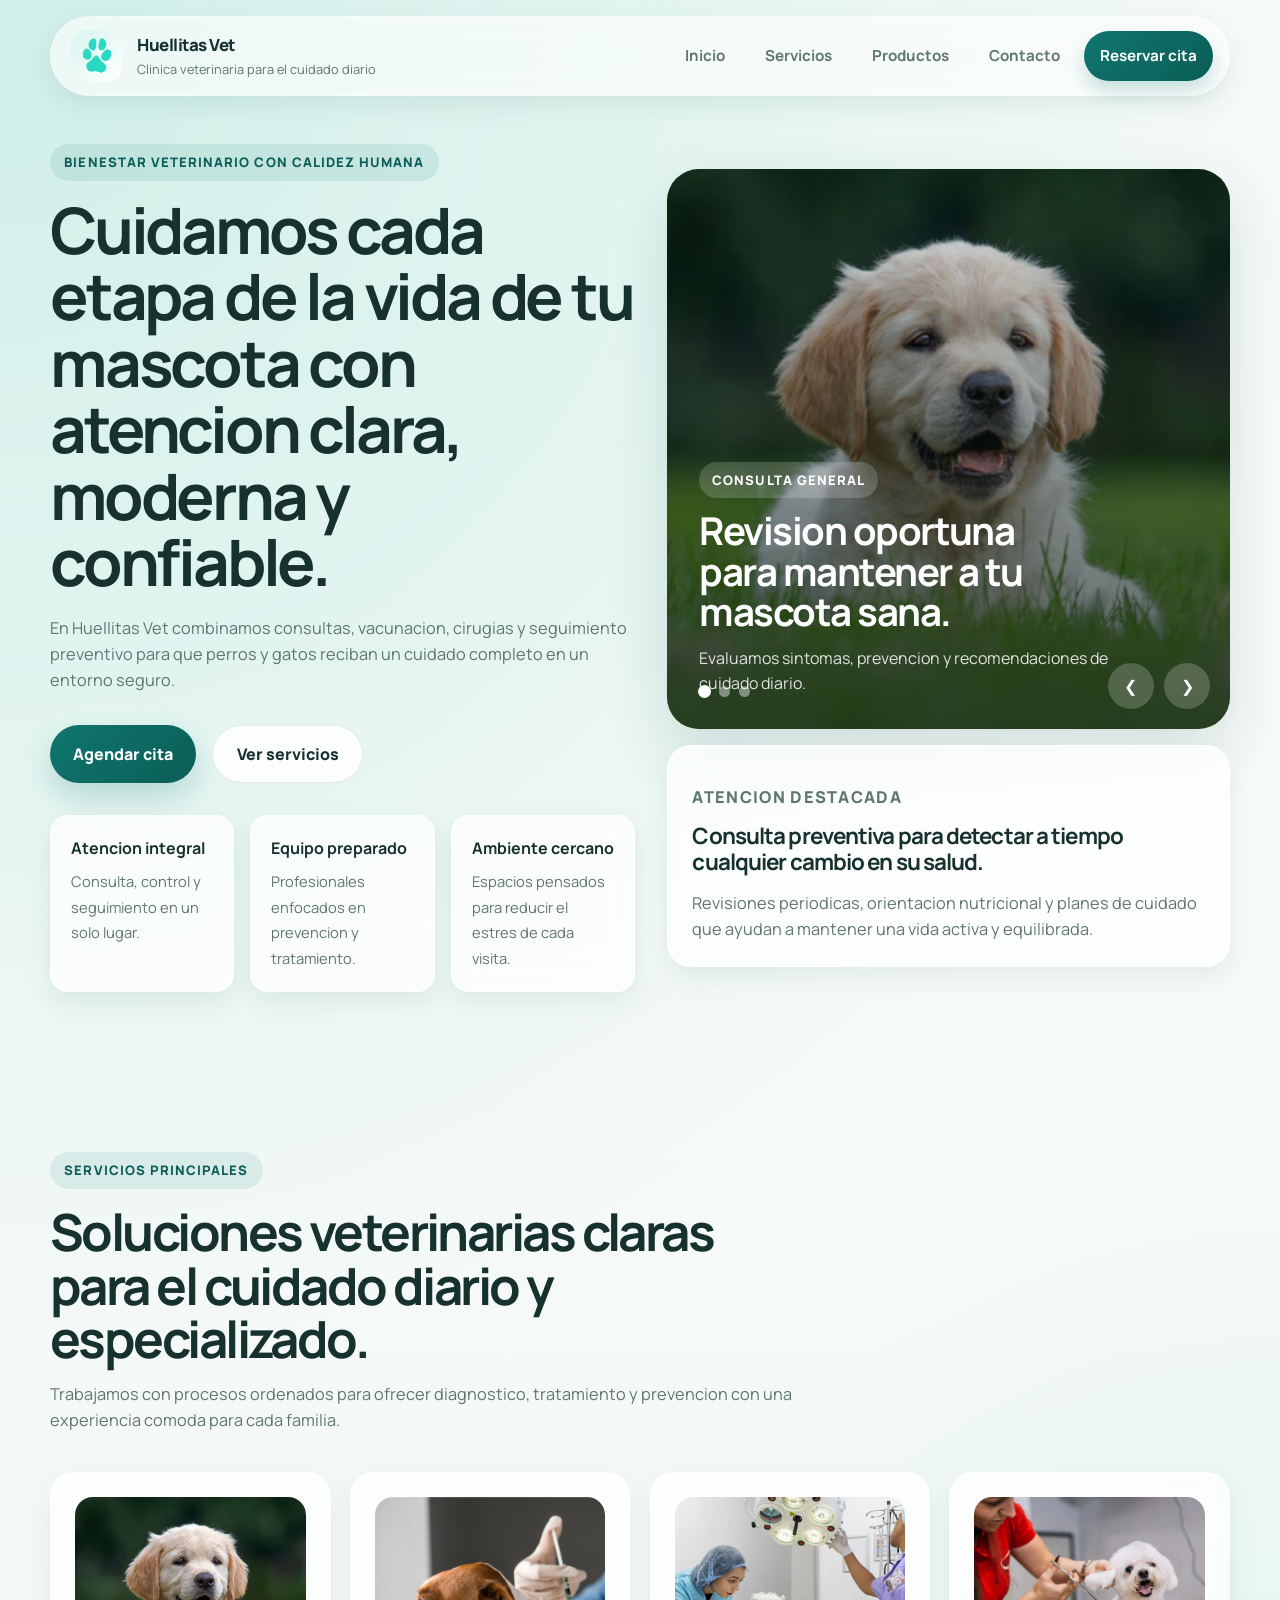
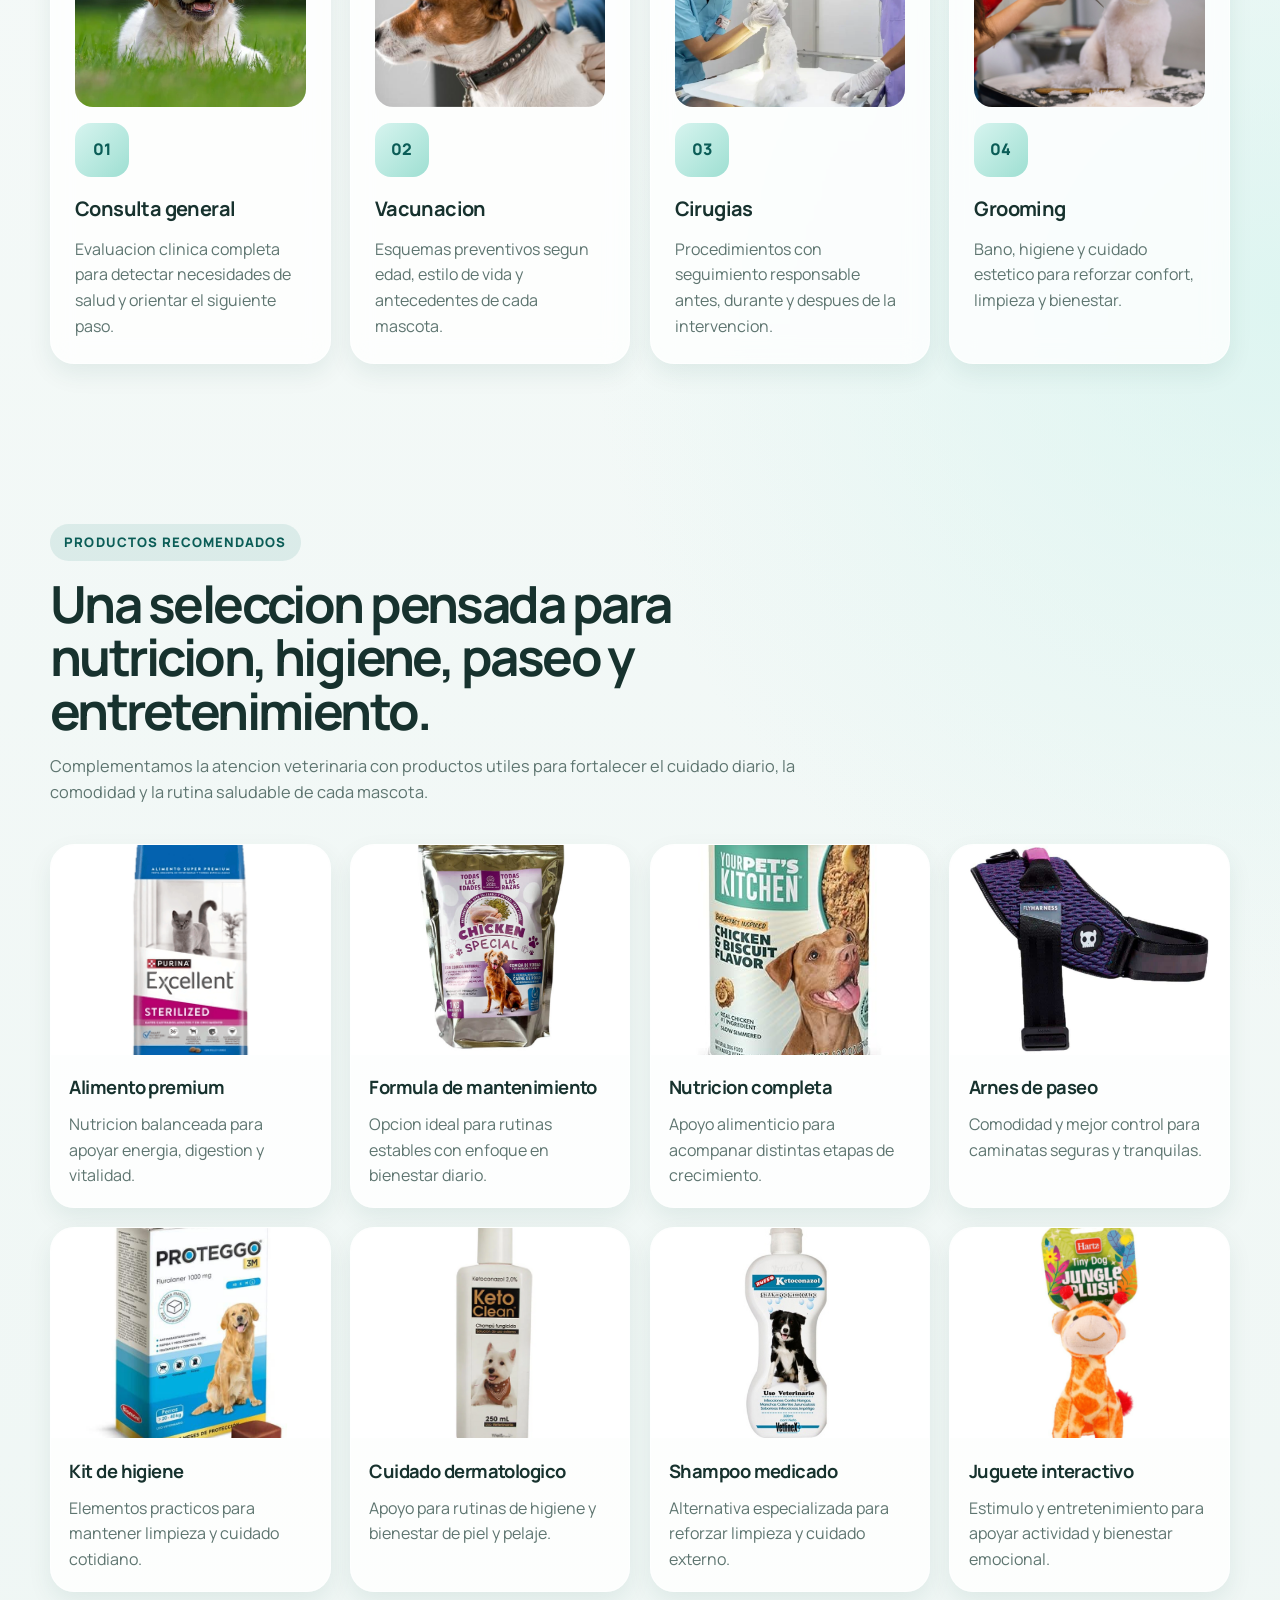
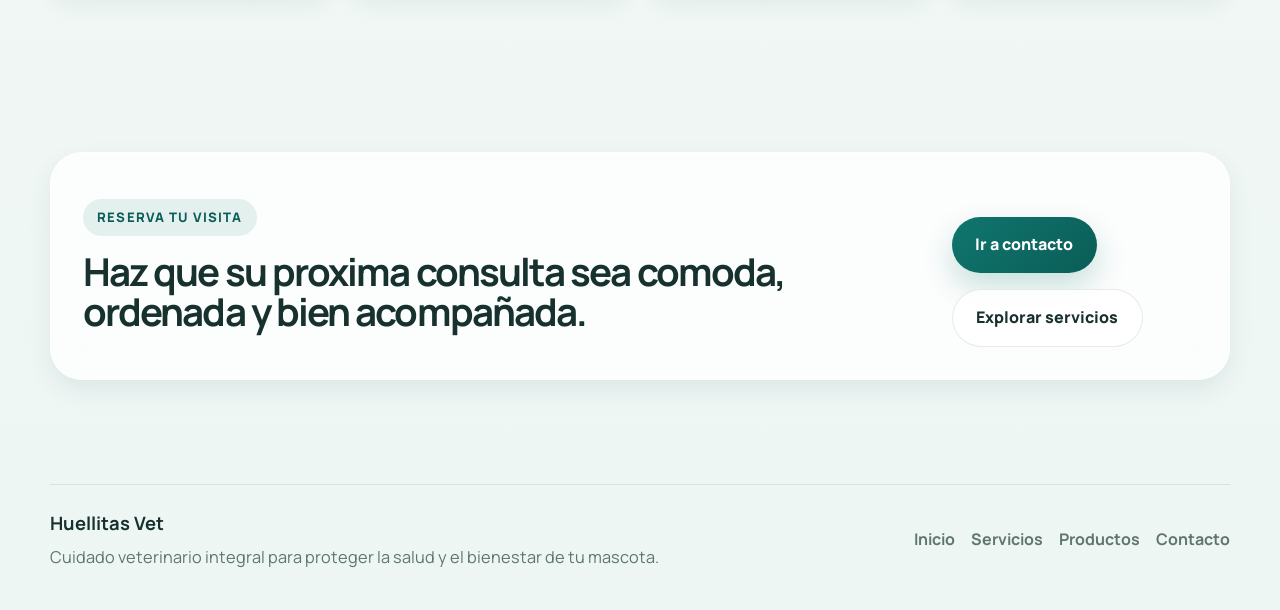
<file: index.html>
<!DOCTYPE html>
<html lang="es">
<head>
    <meta charset="UTF-8">
    <meta name="viewport" content="width=device-width, initial-scale=1.0">
    <title>Huellitas Vet | Cuidado veterinario cercano y profesional</title>
    <meta name="description" content="Atencion veterinaria integral para perros y gatos con consultas, vacunacion, cirugias y cuidados preventivos.">
    <link rel="preconnect" href="https://fonts.googleapis.com">
    <link rel="preconnect" href="https://fonts.gstatic.com" crossorigin>
    <link href="https://fonts.googleapis.com/css2?family=Manrope:wght@400;500;600;700;800&display=swap" rel="stylesheet">
    <link rel="stylesheet" href="style.css">
</head>
<body>
    <header class="site-header" id="inicio">
        <div class="container header-inner">
            <a class="brand" href="#inicio" aria-label="Ir al inicio de Huellitas Vet">
                <img src="img/logopet.png" alt="Logo de Huellitas Vet">
                <div>
                    <span class="brand-name">Huellitas Vet</span>
                    <span class="brand-copy">Clinica veterinaria para el cuidado diario</span>
                </div>
            </a>

            <button class="menu-toggle" id="mobile-menu" type="button" aria-label="Abrir menu" aria-expanded="false">
                <span></span>
                <span></span>
                <span></span>
            </button>

            <nav class="site-nav" id="nav-list">
                <a href="#inicio">Inicio</a>
                <a href="#servicios">Servicios</a>
                <a href="#productos">Productos</a>
                <a href="#contacto">Contacto</a>
                <a class="nav-cta" href="contactos.html">Reservar cita</a>
            </nav>
        </div>
    </header>

    <main>
        <section class="hero-section">
            <div class="container hero-grid">
                <div class="hero-copy">
                    <span class="eyebrow">Bienestar veterinario con calidez humana</span>
                    <h1>Cuidamos cada etapa de la vida de tu mascota con atencion clara, moderna y confiable.</h1>
                    <p>
                        En Huellitas Vet combinamos consultas, vacunacion, cirugias y seguimiento preventivo
                        para que perros y gatos reciban un cuidado completo en un entorno seguro.
                    </p>

                    <div class="hero-actions">
                        <a class="btn btn-primary" href="contactos.html">Agendar cita</a>
                        <a class="btn btn-secondary" href="#servicios">Ver servicios</a>
                    </div>

                    <div class="hero-stats">
                        <article>
                            <strong>Atencion integral</strong>
                            <span>Consulta, control y seguimiento en un solo lugar.</span>
                        </article>
                        <article>
                            <strong>Equipo preparado</strong>
                            <span>Profesionales enfocados en prevencion y tratamiento.</span>
                        </article>
                        <article>
                            <strong>Ambiente cercano</strong>
                            <span>Espacios pensados para reducir el estres de cada visita.</span>
                        </article>
                    </div>
                </div>

                <div class="hero-showcase">
                    <div class="carousel">
                        <div class="slide active">
                            <img src="img/perrito.webp" alt="Perro recibiendo atencion veterinaria">
                            <div class="slide-overlay">
                                <span>Consulta general</span>
                                <h2>Revision oportuna para mantener a tu mascota sana.</h2>
                                <p>Evaluamos sintomas, prevencion y recomendaciones de cuidado diario.</p>
                            </div>
                        </div>

                        <div class="slide">
                            <img src="img/pets.jpg" alt="Mascotas en revision clinica">
                            <div class="slide-overlay">
                                <span>Vacunacion y control</span>
                                <h2>Protocolos preventivos adaptados a cada etapa.</h2>
                                <p>Organizamos controles y vacunas para fortalecer su bienestar.</p>
                            </div>
                        </div>

                        <div class="slide">
                            <img src="img/pets.webp" alt="Mascotas felices en la veterinaria">
                            <div class="slide-overlay">
                                <span>Cuidado con confianza</span>
                                <h2>Un espacio pensado para acompañarte en cada decision.</h2>
                                <p>Orientacion clara, trato amable y seguimiento responsable.</p>
                            </div>
                        </div>

                        <div class="carousel-controls">
                            <button class="prev" type="button" aria-label="Imagen anterior">&#10094;</button>
                            <button class="next" type="button" aria-label="Imagen siguiente">&#10095;</button>
                        </div>

                        <div class="carousel-dots" id="carousel-dots" aria-label="Indicadores del carrusel"></div>
                    </div>

                    <aside class="hero-panel">
                        <p class="panel-label">Atencion destacada</p>
                        <h3>Consulta preventiva para detectar a tiempo cualquier cambio en su salud.</h3>
                        <p>
                            Revisiones periodicas, orientacion nutricional y planes de cuidado que ayudan
                            a mantener una vida activa y equilibrada.
                        </p>
                    </aside>
                </div>
            </div>
        </section>

        <section class="services-section" id="servicios">
            <div class="container">
                <div class="section-heading">
                    <span class="eyebrow">Servicios principales</span>
                    <h2>Soluciones veterinarias claras para el cuidado diario y especializado.</h2>
                    <p>
                        Trabajamos con procesos ordenados para ofrecer diagnostico, tratamiento y prevencion
                        con una experiencia comoda para cada familia.
                    </p>
                </div>

                <div class="services-grid">
                    <article class="service-card">
                        <img class="service-image" src="img/perrito.webp" alt="Consulta veterinaria para perro">
                        <div class="service-icon">01</div>
                        <h3>Consulta general</h3>
                        <p>Evaluacion clinica completa para detectar necesidades de salud y orientar el siguiente paso.</p>
                    </article>

                    <article class="service-card">
                        <img class="service-image" src="img/vacuna.png" alt="Proceso de vacunacion veterinaria">
                        <div class="service-icon">02</div>
                        <h3>Vacunacion</h3>
                        <p>Esquemas preventivos segun edad, estilo de vida y antecedentes de cada mascota.</p>
                    </article>

                    <article class="service-card">
                        <img class="service-image" src="img/cirugia.webp" alt="Preparacion de cirugia veterinaria">
                        <div class="service-icon">03</div>
                        <h3>Cirugias</h3>
                        <p>Procedimientos con seguimiento responsable antes, durante y despues de la intervencion.</p>
                    </article>

                    <article class="service-card">
                        <img class="service-image" src="img/groomin.jpg" alt="Servicio de grooming para mascotas">
                        <div class="service-icon">04</div>
                        <h3>Grooming</h3>
                        <p>Bano, higiene y cuidado estetico para reforzar confort, limpieza y bienestar.</p>
                    </article>
                </div>
            </div>
        </section>

        <section class="products-section" id="productos">
            <div class="container">
                <div class="section-heading">
                    <span class="eyebrow">Productos recomendados</span>
                    <h2>Una seleccion pensada para nutricion, higiene, paseo y entretenimiento.</h2>
                    <p>
                        Complementamos la atencion veterinaria con productos utiles para fortalecer el cuidado
                        diario, la comodidad y la rutina saludable de cada mascota.
                    </p>
                </div>

                <div class="products-grid">
                    <article class="product-card">
                        <img src="img/alim.png" alt="Alimento premium para mascotas">
                        <div class="product-copy">
                            <h3>Alimento premium</h3>
                            <p>Nutricion balanceada para apoyar energia, digestion y vitalidad.</p>
                        </div>
                    </article>

                    <article class="product-card">
                        <img src="img/aliment1.jpg" alt="Presentacion de alimento para mascotas">
                        <div class="product-copy">
                            <h3>Formula de mantenimiento</h3>
                            <p>Opcion ideal para rutinas estables con enfoque en bienestar diario.</p>
                        </div>
                    </article>

                    <article class="product-card">
                        <img src="img/aliment2.jpg" alt="Bolsa de alimento para perros y gatos">
                        <div class="product-copy">
                            <h3>Nutricion completa</h3>
                            <p>Apoyo alimenticio para acompanar distintas etapas de crecimiento.</p>
                        </div>
                    </article>

                    <article class="product-card">
                        <img src="img/arnes.jpg" alt="Arnes de paseo para mascota">
                        <div class="product-copy">
                            <h3>Arnes de paseo</h3>
                            <p>Comodidad y mejor control para caminatas seguras y tranquilas.</p>
                        </div>
                    </article>

                    <article class="product-card">
                        <img src="img/higene.jpg" alt="Kit de higiene para mascotas">
                        <div class="product-copy">
                            <h3>Kit de higiene</h3>
                            <p>Elementos practicos para mantener limpieza y cuidado cotidiano.</p>
                        </div>
                    </article>

                    <article class="product-card">
                        <img src="img/famac1.png" alt="Producto de farmacia veterinaria">
                        <div class="product-copy">
                            <h3>Cuidado dermatologico</h3>
                            <p>Apoyo para rutinas de higiene y bienestar de piel y pelaje.</p>
                        </div>
                    </article>

                    <article class="product-card">
                        <img src="img/farmac2.jpg" alt="Shampoo medicado para mascotas">
                        <div class="product-copy">
                            <h3>Shampoo medicado</h3>
                            <p>Alternativa especializada para reforzar limpieza y cuidado externo.</p>
                        </div>
                    </article>

                    <article class="product-card">
                        <img src="img/juegete.png" alt="Juguete para entretenimiento de mascotas">
                        <div class="product-copy">
                            <h3>Juguete interactivo</h3>
                            <p>Estimulo y entretenimiento para apoyar actividad y bienestar emocional.</p>
                        </div>
                    </article>
                </div>
            </div>
        </section>

        <section class="contact-strip" id="contacto">
            <div class="container contact-strip-inner">
                <div>
                    <span class="eyebrow">Reserva tu visita</span>
                    <h2>Haz que su proxima consulta sea comoda, ordenada y bien acompañada.</h2>
                </div>
                <div class="contact-actions">
                    <a class="btn btn-primary" href="contactos.html">Ir a contacto</a>
                    <a class="btn btn-secondary" href="Servicios.html">Explorar servicios</a>
                </div>
            </div>
        </section>
    </main>

    <footer class="site-footer">
        <div class="container footer-inner">
            <div>
                <h3>Huellitas Vet</h3>
                <p>Cuidado veterinario integral para proteger la salud y el bienestar de tu mascota.</p>
            </div>
                <div class="footer-links">
                    <a href="#inicio">Inicio</a>
                    <a href="#servicios">Servicios</a>
                    <a href="#productos">Productos</a>
                    <a href="contactos.html">Contacto</a>
                </div>
            </div>
    </footer>

    <script src="script.js"></script>
</body>
</html>
</file>
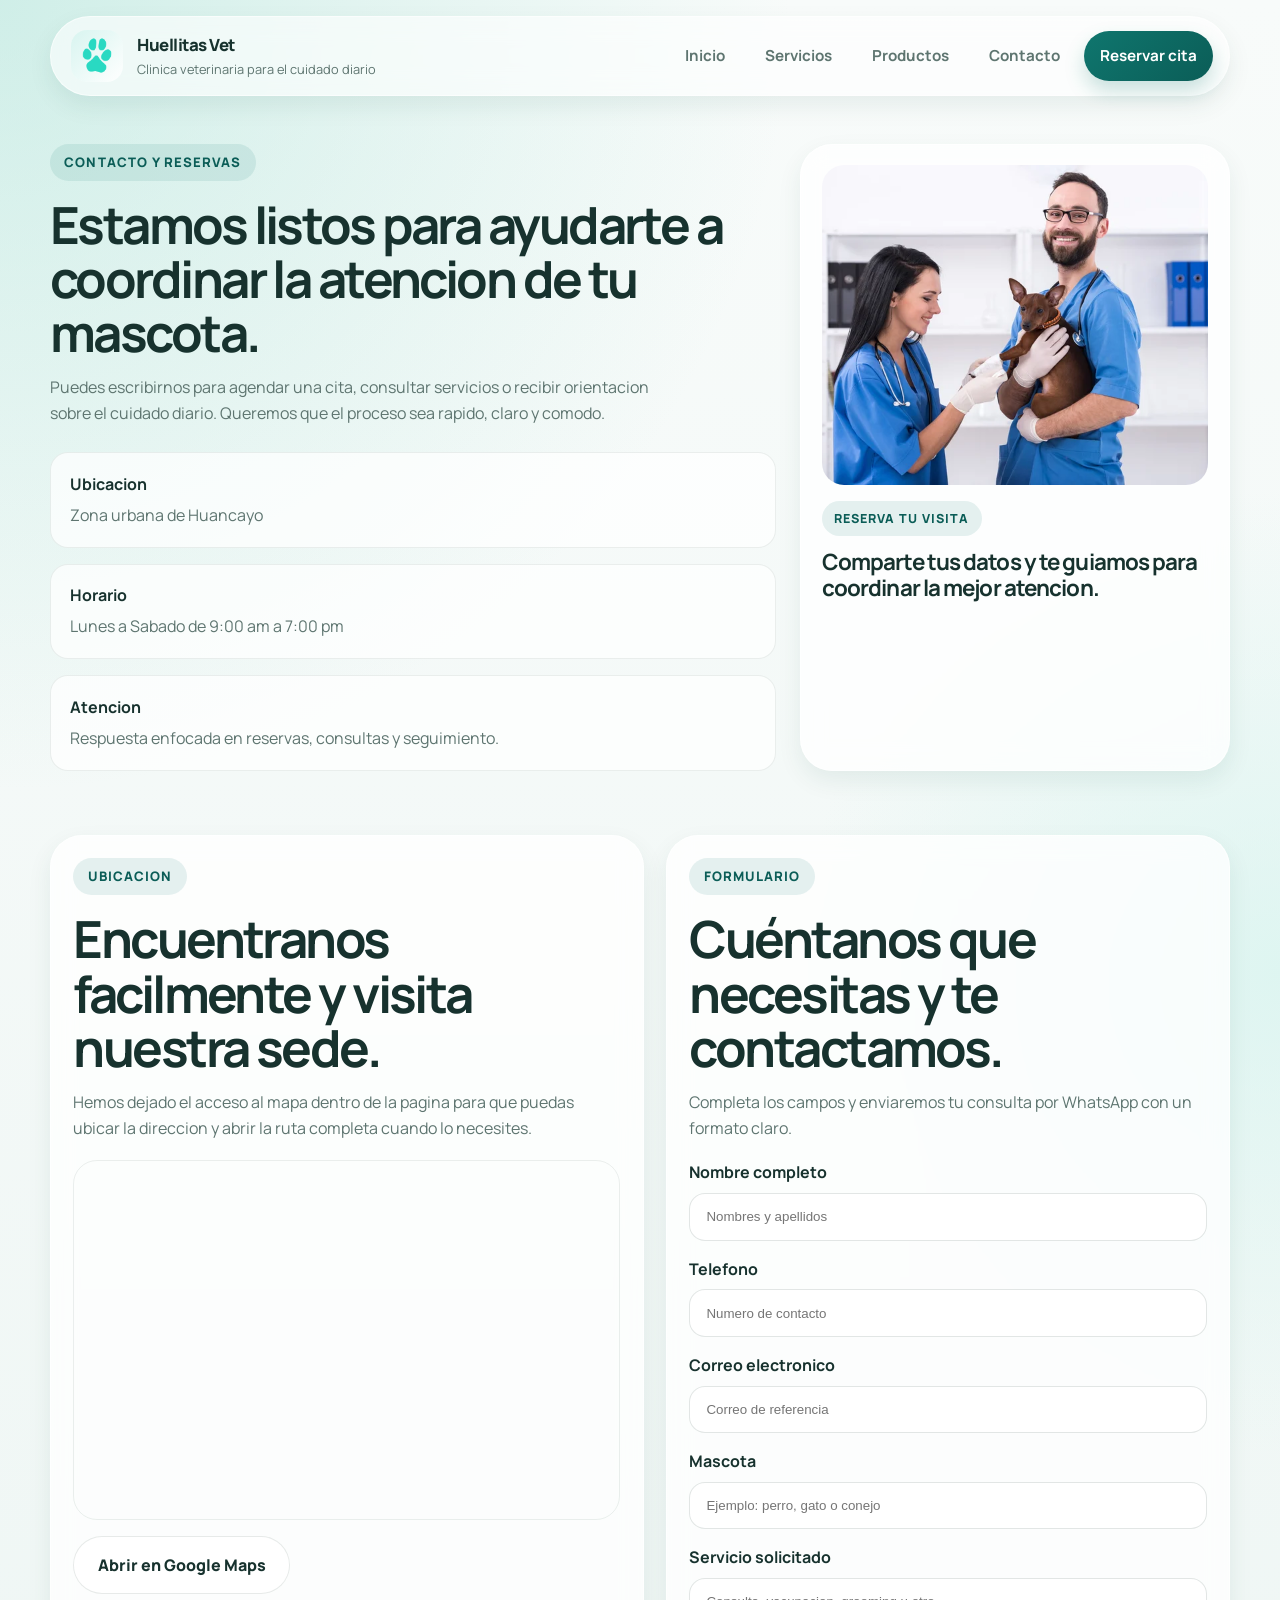
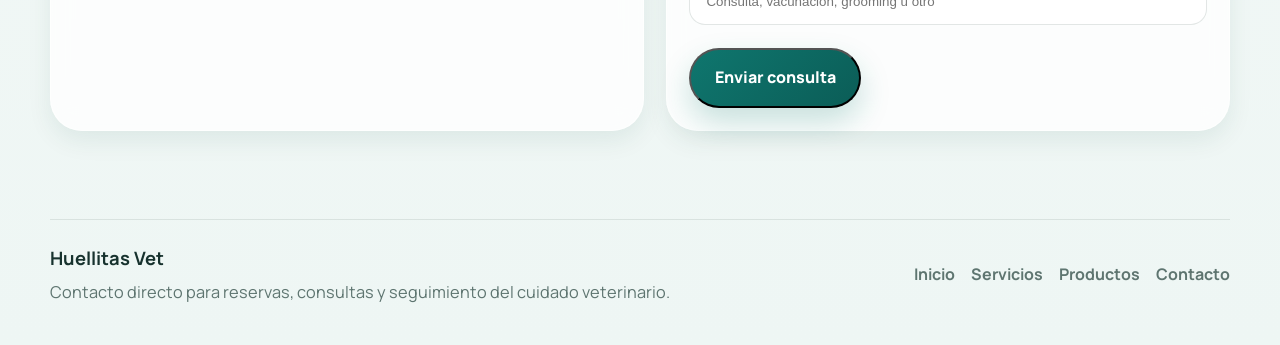
<file: contactos.html>
<!DOCTYPE html>
<html lang="es">
<head>
    <meta charset="UTF-8">
    <meta name="viewport" content="width=device-width, initial-scale=1.0">
    <title>Contacto | Huellitas Vet</title>
    <meta name="description" content="Contacta con Huellitas Vet para reservar una cita, resolver dudas y recibir orientacion veterinaria.">
    <link rel="preconnect" href="https://fonts.googleapis.com">
    <link rel="preconnect" href="https://fonts.gstatic.com" crossorigin>
    <link href="https://fonts.googleapis.com/css2?family=Manrope:wght@400;500;600;700;800&display=swap" rel="stylesheet">
    <link rel="stylesheet" href="style.css">
</head>
<body>
    <header class="site-header">
        <div class="container header-inner">
            <a class="brand" href="index.html" aria-label="Ir al inicio de Huellitas Vet">
                <img src="img/logopet.png" alt="Logo de Huellitas Vet">
                <div>
                    <span class="brand-name">Huellitas Vet</span>
                    <span class="brand-copy">Clinica veterinaria para el cuidado diario</span>
                </div>
            </a>

            <button class="menu-toggle" id="mobile-menu" type="button" aria-label="Abrir menu" aria-expanded="false">
                <span></span>
                <span></span>
                <span></span>
            </button>

            <nav class="site-nav" id="nav-list">
                <a href="index.html">Inicio</a>
                <a href="Servicios.html">Servicios</a>
                <a href="Productos.html">Productos</a>
                <a href="contactos.html">Contacto</a>
                <a class="nav-cta" href="contactos.html">Reservar cita</a>
            </nav>
        </div>
    </header>

    <main class="contact-page">
        <section class="contact-hero">
            <div class="container contact-hero-grid">
                <div class="contact-copy">
                    <span class="eyebrow">Contacto y reservas</span>
                    <h1>Estamos listos para ayudarte a coordinar la atencion de tu mascota.</h1>
                    <p>
                        Puedes escribirnos para agendar una cita, consultar servicios o recibir orientacion
                        sobre el cuidado diario. Queremos que el proceso sea rapido, claro y comodo.
                    </p>

                    <div class="contact-info-list">
                        <article>
                            <strong>Ubicacion</strong>
                            <span>Zona urbana de Huancayo</span>
                        </article>
                        <article>
                            <strong>Horario</strong>
                            <span>Lunes a Sabado de 9:00 am a 7:00 pm</span>
                        </article>
                        <article>
                            <strong>Atencion</strong>
                            <span>Respuesta enfocada en reservas, consultas y seguimiento.</span>
                        </article>
                    </div>
                </div>

                <div class="contact-card">
                    <img src="img/equipo.webp" alt="Equipo de atencion veterinaria">
                    <div class="contact-card-copy">
                        <span class="highlight-label">Reserva tu visita</span>
                        <h2>Comparte tus datos y te guiamos para coordinar la mejor atencion.</h2>
                    </div>
                </div>
            </div>
        </section>

        <section class="contact-main-section">
            <div class="container contact-main-grid">
                <div class="map-card">
                    <span class="eyebrow">Ubicacion</span>
                    <h2>Encuentranos facilmente y visita nuestra sede.</h2>
                    <p>
                        Hemos dejado el acceso al mapa dentro de la pagina para que puedas ubicar la direccion
                        y abrir la ruta completa cuando lo necesites.
                    </p>

                    <div class="map-frame">
                        <iframe
                            src="https://www.google.com/maps?q=clinica+veterinaria+Huancayo&output=embed"
                            width="100%"
                            height="100%"
                            style="border:0;"
                            allowfullscreen=""
                            loading="lazy"
                            referrerpolicy="no-referrer-when-downgrade"
                            title="Mapa de Huellitas Vet">
                        </iframe>
                    </div>

                    <a class="btn btn-secondary" href="https://www.google.com/maps/search/clinica+veterinaria+Huancayo" target="_blank" rel="noopener noreferrer">
                        Abrir en Google Maps
                    </a>
                </div>

                <div class="contact-form-card">
                    <span class="eyebrow">Formulario</span>
                    <h2>Cuéntanos que necesitas y te contactamos.</h2>
                    <p>Completa los campos y enviaremos tu consulta por WhatsApp con un formato claro.</p>

                    <form id="contact-form" class="contact-form">
                        <label>
                            <span>Nombre completo</span>
                            <input type="text" id="nombre" name="nombre" placeholder="Nombres y apellidos">
                        </label>

                        <label>
                            <span>Telefono</span>
                            <input type="tel" id="telefono" name="telefono" placeholder="Numero de contacto">
                        </label>

                        <label>
                            <span>Correo electronico</span>
                            <input type="email" id="correo" name="correo" placeholder="Correo de referencia">
                        </label>

                        <label>
                            <span>Mascota</span>
                            <input type="text" id="especie" name="especie" placeholder="Ejemplo: perro, gato o conejo">
                        </label>

                        <label>
                            <span>Servicio solicitado</span>
                            <input type="text" id="servicio" name="servicio" placeholder="Consulta, vacunacion, grooming u otro">
                        </label>

                        <button class="btn btn-primary contact-submit" type="submit">Enviar consulta</button>
                    </form>
                </div>
            </div>
        </section>
    </main>

    <footer class="site-footer">
        <div class="container footer-inner">
            <div>
                <h3>Huellitas Vet</h3>
                <p>Contacto directo para reservas, consultas y seguimiento del cuidado veterinario.</p>
            </div>
            <div class="footer-links">
                <a href="index.html">Inicio</a>
                <a href="Servicios.html">Servicios</a>
                <a href="Productos.html">Productos</a>
                <a href="contactos.html">Contacto</a>
            </div>
        </div>
    </footer>

    <script src="script.js"></script>
</body>
</html>
</file>
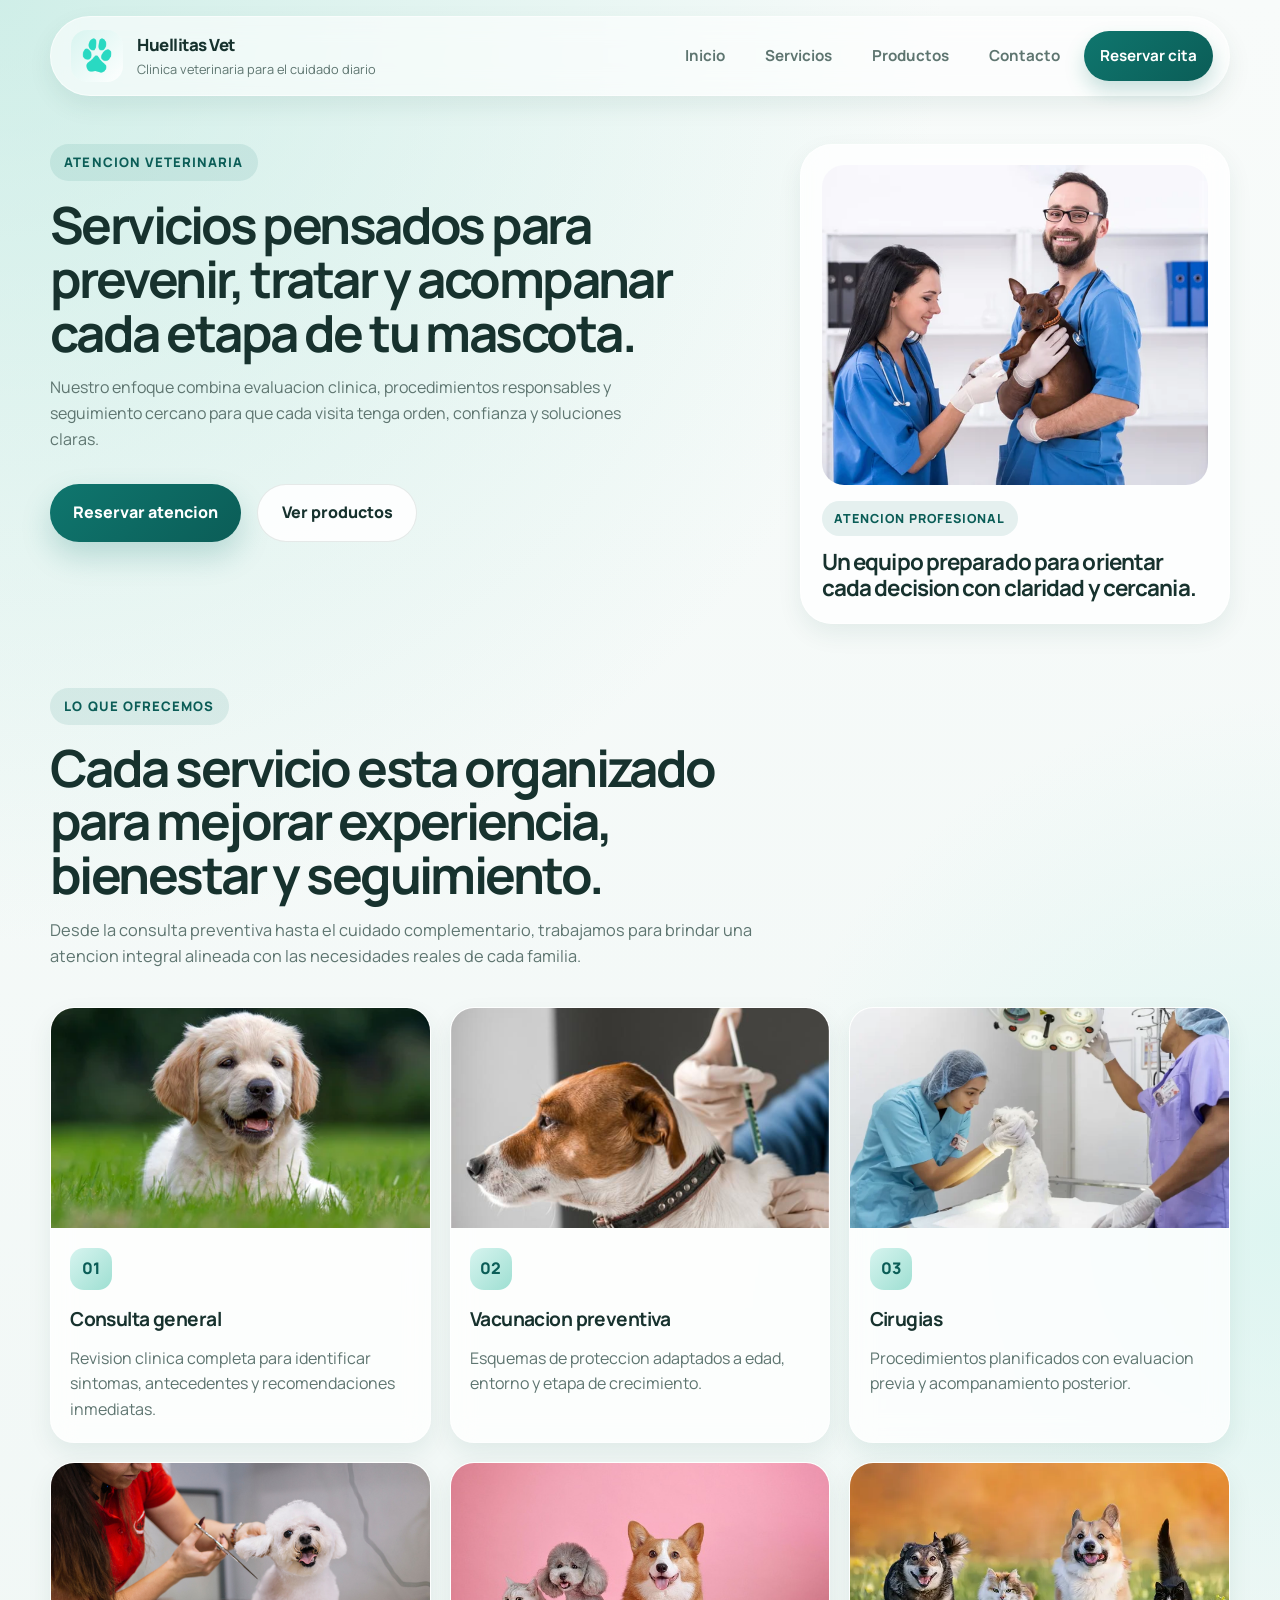
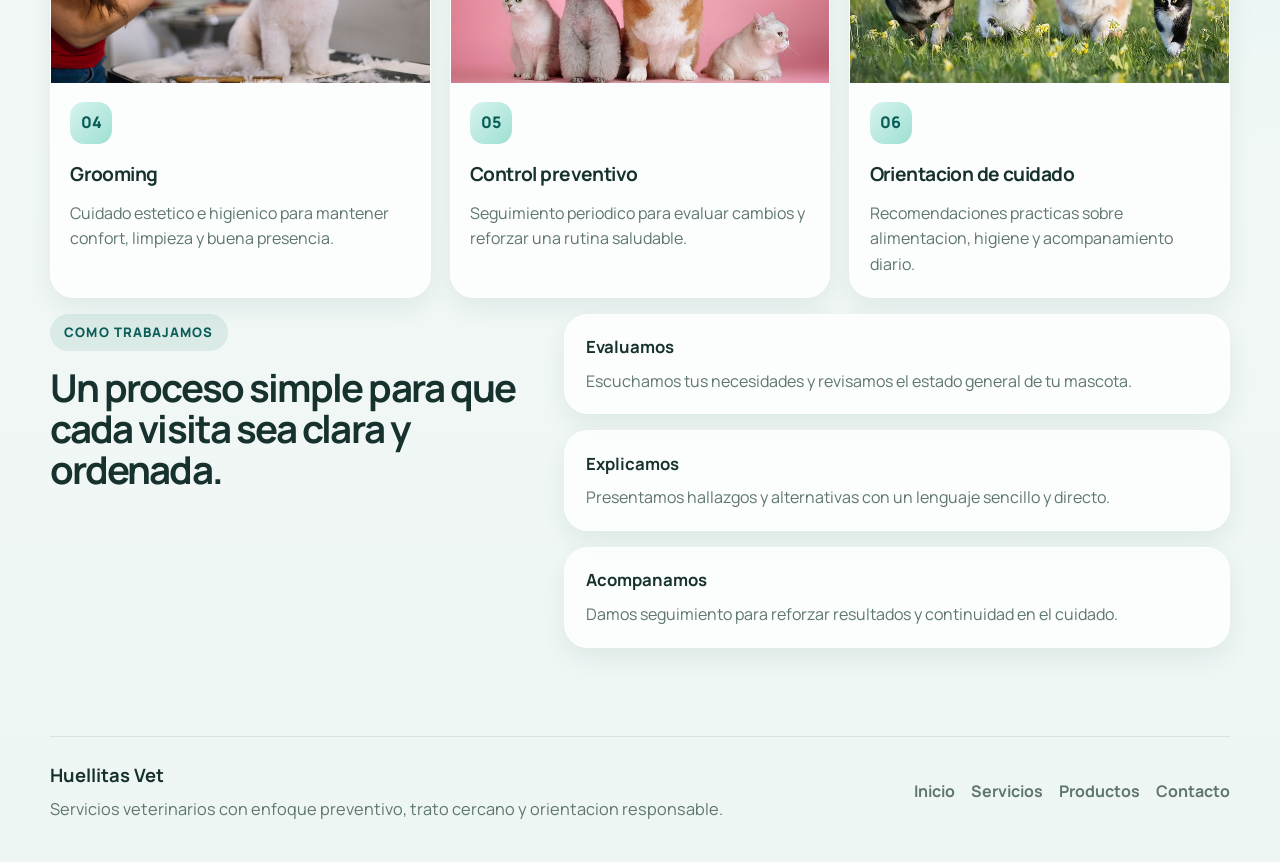
<file: Servicios.html>
<!DOCTYPE html>
<html lang="es">
<head>
    <meta charset="UTF-8">
    <meta name="viewport" content="width=device-width, initial-scale=1.0">
    <title>Servicios | Huellitas Vet</title>
    <meta name="description" content="Servicios veterinarios de consulta, vacunacion, cirugias, grooming y acompanamiento preventivo en Huellitas Vet.">
    <link rel="preconnect" href="https://fonts.googleapis.com">
    <link rel="preconnect" href="https://fonts.gstatic.com" crossorigin>
    <link href="https://fonts.googleapis.com/css2?family=Manrope:wght@400;500;600;700;800&display=swap" rel="stylesheet">
    <link rel="stylesheet" href="style.css">
</head>
<body>
    <header class="site-header">
        <div class="container header-inner">
            <a class="brand" href="index.html" aria-label="Ir al inicio de Huellitas Vet">
                <img src="img/logopet.png" alt="Logo de Huellitas Vet">
                <div>
                    <span class="brand-name">Huellitas Vet</span>
                    <span class="brand-copy">Clinica veterinaria para el cuidado diario</span>
                </div>
            </a>

            <button class="menu-toggle" id="mobile-menu" type="button" aria-label="Abrir menu" aria-expanded="false">
                <span></span>
                <span></span>
                <span></span>
            </button>

            <nav class="site-nav" id="nav-list">
                <a href="index.html">Inicio</a>
                <a href="Servicios.html">Servicios</a>
                <a href="Productos.html">Productos</a>
                <a href="contactos.html">Contacto</a>
                <a class="nav-cta" href="contactos.html">Reservar cita</a>
            </nav>
        </div>
    </header>

    <main class="services-page">
        <section class="services-hero">
            <div class="container services-hero-grid">
                <div class="services-copy">
                    <span class="eyebrow">Atencion veterinaria</span>
                    <h1>Servicios pensados para prevenir, tratar y acompanar cada etapa de tu mascota.</h1>
                    <p>
                        Nuestro enfoque combina evaluacion clinica, procedimientos responsables y seguimiento
                        cercano para que cada visita tenga orden, confianza y soluciones claras.
                    </p>
                    <div class="hero-actions">
                        <a class="btn btn-primary" href="contactos.html">Reservar atencion</a>
                        <a class="btn btn-secondary" href="Productos.html">Ver productos</a>
                    </div>
                </div>

                <div class="services-hero-card">
                    <img src="img/equipo.webp" alt="Equipo veterinario de Huellitas Vet">
                    <div class="services-hero-note">
                        <span class="highlight-label">Atencion profesional</span>
                        <h2>Un equipo preparado para orientar cada decision con claridad y cercania.</h2>
                    </div>
                </div>
            </div>
        </section>

        <section class="service-detail-section">
            <div class="container">
                <div class="section-heading">
                    <span class="eyebrow">Lo que ofrecemos</span>
                    <h2>Cada servicio esta organizado para mejorar experiencia, bienestar y seguimiento.</h2>
                    <p>
                        Desde la consulta preventiva hasta el cuidado complementario, trabajamos para brindar
                        una atencion integral alineada con las necesidades reales de cada familia.
                    </p>
                </div>

                <div class="service-detail-grid">
                    <article class="service-detail-card">
                        <img src="img/perrito.webp" alt="Consulta general veterinaria">
                        <div class="service-detail-copy">
                            <span class="detail-number">01</span>
                            <h3>Consulta general</h3>
                            <p>Revision clinica completa para identificar sintomas, antecedentes y recomendaciones inmediatas.</p>
                        </div>
                    </article>

                    <article class="service-detail-card">
                        <img src="img/vacuna.png" alt="Aplicacion de vacunas para mascotas">
                        <div class="service-detail-copy">
                            <span class="detail-number">02</span>
                            <h3>Vacunacion preventiva</h3>
                            <p>Esquemas de proteccion adaptados a edad, entorno y etapa de crecimiento.</p>
                        </div>
                    </article>

                    <article class="service-detail-card">
                        <img src="img/cirugia.webp" alt="Cirugia veterinaria especializada">
                        <div class="service-detail-copy">
                            <span class="detail-number">03</span>
                            <h3>Cirugias</h3>
                            <p>Procedimientos planificados con evaluacion previa y acompanamiento posterior.</p>
                        </div>
                    </article>

                    <article class="service-detail-card">
                        <img src="img/groomin.jpg" alt="Servicio de grooming veterinario">
                        <div class="service-detail-copy">
                            <span class="detail-number">04</span>
                            <h3>Grooming</h3>
                            <p>Cuidado estetico e higienico para mantener confort, limpieza y buena presencia.</p>
                        </div>
                    </article>

                    <article class="service-detail-card">
                        <img src="img/pets.jpg" alt="Control preventivo para mascotas">
                        <div class="service-detail-copy">
                            <span class="detail-number">05</span>
                            <h3>Control preventivo</h3>
                            <p>Seguimiento periodico para evaluar cambios y reforzar una rutina saludable.</p>
                        </div>
                    </article>

                    <article class="service-detail-card">
                        <img src="img/pets.webp" alt="Acompanamiento veterinario para familias">
                        <div class="service-detail-copy">
                            <span class="detail-number">06</span>
                            <h3>Orientacion de cuidado</h3>
                            <p>Recomendaciones practicas sobre alimentacion, higiene y acompanamiento diario.</p>
                        </div>
                    </article>
                </div>
            </div>
        </section>

        <section class="service-process-section">
            <div class="container process-grid">
                <div>
                    <span class="eyebrow">Como trabajamos</span>
                    <h2>Un proceso simple para que cada visita sea clara y ordenada.</h2>
                </div>

                <div class="process-steps">
                    <article>
                        <strong>Evaluamos</strong>
                        <p>Escuchamos tus necesidades y revisamos el estado general de tu mascota.</p>
                    </article>
                    <article>
                        <strong>Explicamos</strong>
                        <p>Presentamos hallazgos y alternativas con un lenguaje sencillo y directo.</p>
                    </article>
                    <article>
                        <strong>Acompanamos</strong>
                        <p>Damos seguimiento para reforzar resultados y continuidad en el cuidado.</p>
                    </article>
                </div>
            </div>
        </section>
    </main>

    <footer class="site-footer">
        <div class="container footer-inner">
            <div>
                <h3>Huellitas Vet</h3>
                <p>Servicios veterinarios con enfoque preventivo, trato cercano y orientacion responsable.</p>
            </div>
            <div class="footer-links">
                <a href="index.html">Inicio</a>
                <a href="Servicios.html">Servicios</a>
                <a href="Productos.html">Productos</a>
                <a href="contactos.html">Contacto</a>
            </div>
        </div>
    </footer>

    <script src="script.js"></script>
</body>
</html>
</file>
<file: style.css>
:root {
    --bg: #f4f8f7;
    --surface: rgba(255, 255, 255, 0.78);
    --surface-solid: #ffffff;
    --text: #17322e;
    --muted: #5e7570;
    --line: rgba(23, 50, 46, 0.1);
    --primary: #0f766e;
    --primary-dark: #0b5d57;
    --accent: #d7f4ef;
    --accent-strong: #9edfd2;
    --shadow-lg: 0 24px 60px rgba(15, 74, 68, 0.14);
    --shadow-md: 0 18px 36px rgba(15, 74, 68, 0.1);
    --shadow-sm: 0 10px 24px rgba(15, 74, 68, 0.08);
    --radius-xl: 32px;
    --radius-lg: 24px;
    --radius-md: 18px;
    --container: 1180px;
    --transition: 0.28s ease;
}

* {
    box-sizing: border-box;
    margin: 0;
    padding: 0;
}

html {
    scroll-behavior: smooth;
}

body {
    font-family: "Manrope", sans-serif;
    color: var(--text);
    background:
        radial-gradient(circle at top left, rgba(158, 223, 210, 0.45), transparent 34%),
        radial-gradient(circle at right, rgba(215, 244, 239, 0.75), transparent 30%),
        linear-gradient(180deg, #f8fbfa 0%, #eef6f4 100%);
    line-height: 1.6;
}

img {
    display: block;
    max-width: 100%;
}

a {
    color: inherit;
    text-decoration: none;
}

button {
    font: inherit;
}

.container {
    width: min(calc(100% - 2rem), var(--container));
    margin: 0 auto;
}

.site-header {
    position: sticky;
    top: 0;
    z-index: 50;
    padding: 1rem 0;
    transition: background-color var(--transition), box-shadow var(--transition), backdrop-filter var(--transition);
}

.site-header.scrolled {
    background: rgba(248, 251, 250, 0.86);
    backdrop-filter: blur(18px);
    box-shadow: 0 12px 30px rgba(15, 74, 68, 0.08);
}

.header-inner {
    display: flex;
    align-items: center;
    justify-content: space-between;
    gap: 1rem;
    border: 1px solid rgba(255, 255, 255, 0.55);
    background: rgba(255, 255, 255, 0.6);
    backdrop-filter: blur(12px);
    border-radius: 999px;
    padding: 0.8rem 1rem 0.8rem 1.25rem;
    box-shadow: var(--shadow-sm);
}

.brand {
    display: inline-flex;
    align-items: center;
    gap: 0.9rem;
    min-width: 0;
}

.brand img {
    width: 52px;
    height: 52px;
    object-fit: contain;
    border-radius: 16px;
    background: linear-gradient(135deg, rgba(215, 244, 239, 0.95), rgba(255, 255, 255, 0.95));
    padding: 0.35rem;
}

.brand div {
    display: flex;
    flex-direction: column;
}

.brand-name {
    font-size: 1.05rem;
    font-weight: 800;
    letter-spacing: -0.03em;
}

.brand-copy {
    font-size: 0.8rem;
    color: var(--muted);
}

.site-nav {
    display: flex;
    align-items: center;
    gap: 0.5rem;
}

.site-nav a {
    padding: 0.8rem 1rem;
    font-weight: 700;
    font-size: 0.95rem;
    color: var(--muted);
    border-radius: 999px;
    transition: color var(--transition), background-color var(--transition), transform var(--transition);
}

.site-nav a:hover,
.site-nav a:focus-visible {
    color: var(--text);
    background: rgba(15, 118, 110, 0.09);
}

.site-nav .nav-cta {
    background: linear-gradient(135deg, var(--primary), var(--primary-dark));
    color: #fff;
    box-shadow: 0 10px 20px rgba(15, 118, 110, 0.22);
}

.site-nav .nav-cta:hover,
.site-nav .nav-cta:focus-visible {
    color: #fff;
    background: linear-gradient(135deg, var(--primary-dark), #084c47);
    transform: translateY(-1px);
}

.menu-toggle {
    display: none;
    width: 48px;
    height: 48px;
    border: 0;
    border-radius: 50%;
    background: rgba(15, 118, 110, 0.1);
    cursor: pointer;
}

.menu-toggle span {
    display: block;
    width: 18px;
    height: 2px;
    margin: 4px auto;
    background: var(--text);
    transition: transform var(--transition), opacity var(--transition);
}

.hero-section {
    padding: 2rem 0 5rem;
}

.hero-grid {
    display: grid;
    grid-template-columns: minmax(0, 1.02fr) minmax(0, 0.98fr);
    gap: 2rem;
    align-items: center;
}

.hero-copy,
.hero-showcase {
    min-width: 0;
}

.eyebrow {
    display: inline-flex;
    align-items: center;
    gap: 0.5rem;
    margin-bottom: 1rem;
    padding: 0.5rem 0.9rem;
    border-radius: 999px;
    background: rgba(15, 118, 110, 0.1);
    color: var(--primary-dark);
    font-size: 0.82rem;
    font-weight: 800;
    letter-spacing: 0.08em;
    text-transform: uppercase;
}

.hero-copy h1,
.section-heading h2,
.benefits-copy h2,
.contact-strip h2 {
    font-size: clamp(2.4rem, 5vw, 4.35rem);
    line-height: 1.04;
    letter-spacing: -0.05em;
}

.hero-copy p,
.section-heading p,
.benefits-copy p,
.hero-panel p,
.site-footer p {
    color: var(--muted);
    font-size: 1.02rem;
}

.hero-copy p {
    max-width: 60ch;
    margin-top: 1.2rem;
}

.hero-actions,
.contact-actions {
    display: flex;
    flex-wrap: wrap;
    gap: 1rem;
    margin-top: 2rem;
}

.btn {
    display: inline-flex;
    align-items: center;
    justify-content: center;
    padding: 0.95rem 1.45rem;
    border-radius: 999px;
    font-weight: 800;
    transition: transform var(--transition), background-color var(--transition), color var(--transition), box-shadow var(--transition);
}

.btn:hover,
.btn:focus-visible {
    transform: translateY(-2px);
}

.btn-primary {
    background: linear-gradient(135deg, var(--primary), var(--primary-dark));
    color: #fff;
    box-shadow: 0 14px 30px rgba(15, 118, 110, 0.22);
}

.btn-secondary {
    color: var(--text);
    background: rgba(255, 255, 255, 0.88);
    border: 1px solid rgba(23, 50, 46, 0.1);
}

.hero-stats {
    display: grid;
    grid-template-columns: repeat(3, minmax(0, 1fr));
    gap: 1rem;
    margin-top: 2rem;
}

.hero-stats article,
.service-card,
.hero-panel,
.contact-strip-inner {
    background: var(--surface);
    border: 1px solid rgba(255, 255, 255, 0.6);
    backdrop-filter: blur(12px);
    box-shadow: var(--shadow-sm);
}

.hero-stats article {
    padding: 1.25rem;
    border-radius: var(--radius-md);
}

.hero-stats strong {
    display: block;
    margin-bottom: 0.45rem;
    font-size: 1rem;
}

.hero-stats span {
    color: var(--muted);
    font-size: 0.92rem;
}

.hero-showcase {
    display: grid;
    gap: 1rem;
}

.carousel {
    position: relative;
    min-height: 560px;
    border-radius: var(--radius-xl);
    overflow: hidden;
    box-shadow: var(--shadow-lg);
}

.slide {
    position: absolute;
    inset: 0;
    opacity: 0;
    visibility: hidden;
    transform: scale(1.03);
    transition: opacity 0.55s ease, visibility 0.55s ease, transform 0.55s ease;
}

.slide.active {
    opacity: 1;
    visibility: visible;
    transform: scale(1);
}

.slide img {
    width: 100%;
    height: 100%;
    object-fit: cover;
}

.slide::after {
    content: "";
    position: absolute;
    inset: 0;
    background: linear-gradient(180deg, rgba(10, 27, 25, 0.15) 0%, rgba(10, 27, 25, 0.72) 100%);
}

.slide-overlay {
    position: absolute;
    inset: auto 2rem 2rem;
    z-index: 2;
    color: #fff;
}

.slide-overlay span {
    display: inline-flex;
    margin-bottom: 0.85rem;
    padding: 0.45rem 0.8rem;
    border-radius: 999px;
    background: rgba(255, 255, 255, 0.18);
    font-size: 0.82rem;
    font-weight: 800;
    text-transform: uppercase;
    letter-spacing: 0.08em;
}

.slide-overlay h2 {
    max-width: 15ch;
    font-size: clamp(1.8rem, 3vw, 2.6rem);
    line-height: 1.05;
    letter-spacing: -0.04em;
}

.slide-overlay p {
    max-width: 42ch;
    margin-top: 0.85rem;
    color: rgba(255, 255, 255, 0.85);
}

.carousel-controls {
    position: absolute;
    inset: auto 1.25rem 1.25rem auto;
    z-index: 3;
    display: flex;
    gap: 0.6rem;
}

.prev,
.next {
    width: 46px;
    height: 46px;
    border: 0;
    border-radius: 50%;
    background: rgba(255, 255, 255, 0.2);
    color: #fff;
    cursor: pointer;
    backdrop-filter: blur(10px);
    transition: transform var(--transition), background-color var(--transition);
}

.prev:hover,
.next:hover {
    transform: translateY(-2px);
    background: rgba(255, 255, 255, 0.34);
}

.carousel-dots {
    position: absolute;
    left: 2rem;
    bottom: 2rem;
    z-index: 3;
    display: flex;
    gap: 0.55rem;
}

.carousel-dot {
    width: 11px;
    height: 11px;
    border: 0;
    border-radius: 50%;
    background: rgba(255, 255, 255, 0.42);
    cursor: pointer;
    transition: transform var(--transition), background-color var(--transition);
}

.carousel-dot.active {
    background: #fff;
    transform: scale(1.18);
}

.hero-panel {
    padding: 1.5rem;
    border-radius: var(--radius-lg);
}

.panel-label {
    display: inline-flex;
    margin-bottom: 0.8rem;
    color: var(--primary-dark);
    font-size: 0.85rem;
    font-weight: 800;
    letter-spacing: 0.08em;
    text-transform: uppercase;
}

.hero-panel h3 {
    font-size: 1.4rem;
    line-height: 1.2;
    letter-spacing: -0.04em;
}

.hero-panel p {
    margin-top: 0.85rem;
}

.services-section,
.products-section,
.benefits-section,
.contact-strip {
    padding: 5rem 0;
}

.section-heading {
    max-width: 760px;
    margin-bottom: 2.4rem;
}

.section-heading h2 {
    font-size: clamp(2rem, 4vw, 3.2rem);
}

.section-heading p {
    margin-top: 1rem;
}

.services-grid {
    display: grid;
    grid-template-columns: repeat(4, minmax(0, 1fr));
    gap: 1.2rem;
}

.service-card {
    padding: 1.5rem;
    border-radius: var(--radius-lg);
    transition: transform var(--transition), box-shadow var(--transition);
}

.service-card:hover {
    transform: translateY(-6px);
    box-shadow: var(--shadow-md);
}

.service-icon {
    display: inline-flex;
    align-items: center;
    justify-content: center;
    width: 54px;
    height: 54px;
    margin-bottom: 1rem;
    border-radius: 16px;
    background: linear-gradient(135deg, var(--accent), var(--accent-strong));
    color: var(--primary-dark);
    font-weight: 800;
}

.service-card h3,
.benefit-list h3 {
    font-size: 1.25rem;
    letter-spacing: -0.03em;
}

.service-card p {
    margin-top: 0.75rem;
    color: var(--muted);
}

.service-image {
    width: 100%;
    height: 210px;
    object-fit: cover;
    border-radius: 18px;
    margin-bottom: 1rem;
}

.products-grid {
    display: grid;
    grid-template-columns: repeat(4, minmax(0, 1fr));
    gap: 1.2rem;
}

.product-card {
    overflow: hidden;
    border-radius: var(--radius-lg);
    background: rgba(255, 255, 255, 0.82);
    border: 1px solid rgba(255, 255, 255, 0.62);
    box-shadow: var(--shadow-sm);
    transition: transform var(--transition), box-shadow var(--transition);
}

.product-card:hover,
.product-card-page:hover {
    transform: translateY(-6px);
    box-shadow: var(--shadow-md);
}

.product-card img {
    width: 100%;
    height: 210px;
    object-fit: cover;
}

.product-copy {
    padding: 1.15rem;
}

.product-copy h3 {
    font-size: 1.15rem;
    letter-spacing: -0.03em;
}

.product-copy p {
    margin-top: 0.6rem;
    color: var(--muted);
}

.benefits-grid {
    display: grid;
    grid-template-columns: minmax(0, 0.95fr) minmax(0, 1.05fr);
    gap: 2rem;
    align-items: center;
}

.benefits-media img {
    width: 100%;
    min-height: 100%;
    object-fit: cover;
    border-radius: var(--radius-xl);
    box-shadow: var(--shadow-lg);
}

.benefits-copy h2 {
    font-size: clamp(2rem, 4vw, 3.2rem);
    margin-bottom: 1rem;
}

.benefit-list {
    display: grid;
    gap: 1rem;
    margin-top: 1.5rem;
}

.benefit-list article {
    padding: 1.2rem 1.3rem;
    background: rgba(255, 255, 255, 0.7);
    border: 1px solid rgba(23, 50, 46, 0.08);
    border-radius: var(--radius-md);
}

.benefit-list p {
    margin-top: 0.55rem;
}

.products-page {
    padding-bottom: 4rem;
}

.services-page,
.contact-page {
    padding-bottom: 4rem;
}

.products-hero {
    padding: 2rem 0 3rem;
}

.services-hero,
.contact-hero {
    padding: 2rem 0 3rem;
}

.products-hero-grid {
    display: grid;
    grid-template-columns: minmax(0, 1fr) minmax(320px, 430px);
    gap: 1.5rem;
    align-items: stretch;
}

.services-hero-grid,
.contact-hero-grid {
    display: grid;
    grid-template-columns: minmax(0, 1fr) minmax(320px, 430px);
    gap: 1.5rem;
    align-items: stretch;
}

.products-copy h1,
.catalog-toolbar h2,
.services-copy h1,
.contact-copy h1,
.map-card h2,
.contact-form-card h2 {
    font-size: clamp(2.2rem, 4vw, 3.5rem);
    line-height: 1.06;
    letter-spacing: -0.05em;
}

.products-copy p {
    max-width: 60ch;
    margin-top: 1rem;
    color: var(--muted);
}

.services-copy p,
.contact-copy p,
.map-card p,
.contact-form-card p {
    max-width: 60ch;
    margin-top: 1rem;
    color: var(--muted);
}

.products-highlight,
.catalog-toolbar,
.product-card-page,
.modal-contenido,
.services-hero-card,
.service-detail-card,
.process-steps article,
.contact-card,
.map-card,
.contact-form-card {
    background: var(--surface);
    border: 1px solid rgba(255, 255, 255, 0.62);
    backdrop-filter: blur(12px);
    box-shadow: var(--shadow-sm);
}

.products-highlight {
    display: grid;
    gap: 1rem;
    padding: 1.3rem;
    border-radius: var(--radius-xl);
}

.products-highlight img {
    width: 100%;
    height: 260px;
    object-fit: cover;
    border-radius: 22px;
}

.highlight-label,
.producto-etiqueta,
.modal-tag {
    display: inline-flex;
    align-items: center;
    width: fit-content;
    padding: 0.45rem 0.78rem;
    border-radius: 999px;
    background: rgba(15, 118, 110, 0.1);
    color: var(--primary-dark);
    font-size: 0.78rem;
    font-weight: 800;
    letter-spacing: 0.08em;
    text-transform: uppercase;
}

.products-highlight h2 {
    font-size: 1.4rem;
    line-height: 1.2;
    letter-spacing: -0.04em;
}

.services-hero-card,
.contact-card {
    padding: 1.3rem;
    border-radius: var(--radius-xl);
}

.services-hero-card img,
.contact-card img {
    width: 100%;
    height: 320px;
    object-fit: cover;
    border-radius: 22px;
}

.services-hero-note,
.contact-card-copy {
    padding-top: 1rem;
}

.services-hero-note h2,
.contact-card-copy h2 {
    margin-top: 0.8rem;
    font-size: 1.4rem;
    line-height: 1.2;
    letter-spacing: -0.04em;
}

.service-detail-section,
.contact-main-section,
.service-process-section {
    padding: 1rem 0 0;
}

.service-detail-grid {
    display: grid;
    grid-template-columns: repeat(3, minmax(0, 1fr));
    gap: 1.2rem;
}

.service-detail-card {
    overflow: hidden;
    border-radius: var(--radius-lg);
}

.service-detail-card img {
    width: 100%;
    height: 220px;
    object-fit: cover;
}

.service-detail-copy {
    padding: 1.2rem;
}

.detail-number {
    display: inline-flex;
    align-items: center;
    justify-content: center;
    width: 42px;
    height: 42px;
    margin-bottom: 0.9rem;
    border-radius: 14px;
    background: linear-gradient(135deg, var(--accent), var(--accent-strong));
    color: var(--primary-dark);
    font-weight: 800;
}

.service-detail-copy h3 {
    font-size: 1.2rem;
    letter-spacing: -0.03em;
}

.service-detail-copy p {
    margin-top: 0.7rem;
    color: var(--muted);
}

.process-grid {
    display: grid;
    grid-template-columns: minmax(0, 0.85fr) minmax(0, 1.15fr);
    gap: 1.4rem;
    align-items: start;
}

.process-grid h2 {
    font-size: clamp(1.8rem, 3vw, 2.8rem);
    line-height: 1.08;
    letter-spacing: -0.05em;
}

.process-steps {
    display: grid;
    gap: 1rem;
}

.process-steps article {
    padding: 1.2rem 1.3rem;
    border-radius: var(--radius-lg);
}

.process-steps strong {
    font-size: 1.05rem;
}

.process-steps p {
    margin-top: 0.5rem;
    color: var(--muted);
}

.contact-info-list {
    display: grid;
    gap: 1rem;
    margin-top: 1.6rem;
}

.contact-info-list article {
    padding: 1.15rem 1.2rem;
    background: rgba(255, 255, 255, 0.72);
    border: 1px solid rgba(23, 50, 46, 0.08);
    border-radius: var(--radius-md);
}

.contact-info-list strong {
    display: block;
    margin-bottom: 0.35rem;
}

.contact-info-list span {
    color: var(--muted);
}

.contact-main-grid {
    display: grid;
    grid-template-columns: minmax(0, 1fr) minmax(340px, 0.95fr);
    gap: 1.4rem;
}

.map-card,
.contact-form-card {
    padding: 1.4rem;
    border-radius: var(--radius-xl);
}

.map-frame {
    overflow: hidden;
    height: 360px;
    margin: 1.2rem 0 1rem;
    border-radius: 24px;
    border: 1px solid rgba(23, 50, 46, 0.08);
}

.contact-form {
    display: grid;
    gap: 1rem;
    margin-top: 1.2rem;
}

.contact-form label {
    display: grid;
    gap: 0.45rem;
}

.contact-form span {
    font-weight: 700;
    color: var(--text);
}

.contact-form input {
    width: 100%;
    padding: 0.95rem 1rem;
    border: 1px solid rgba(23, 50, 46, 0.12);
    border-radius: 16px;
    background: rgba(255, 255, 255, 0.9);
    color: var(--text);
    outline: none;
    transition: border-color var(--transition), box-shadow var(--transition), transform var(--transition);
}

.contact-form input:focus {
    border-color: rgba(15, 118, 110, 0.55);
    box-shadow: 0 0 0 4px rgba(15, 118, 110, 0.08);
}

.contact-submit {
    width: fit-content;
    margin-top: 0.4rem;
}

.catalog-section {
    padding: 1rem 0 0;
}

.catalog-toolbar {
    display: flex;
    align-items: end;
    justify-content: space-between;
    gap: 1rem;
    margin-bottom: 1.5rem;
    padding: 1.3rem;
    border-radius: var(--radius-lg);
}

.catalog-toolbar h2 {
    font-size: clamp(1.6rem, 3vw, 2.3rem);
    max-width: 18ch;
}

.filters {
    display: flex;
    flex-wrap: wrap;
    gap: 0.75rem;
    justify-content: flex-end;
}

.filter-btn,
.btn-comprar {
    border: 0;
    border-radius: 999px;
    cursor: pointer;
    font-weight: 800;
    transition: transform var(--transition), background-color var(--transition), color var(--transition), box-shadow var(--transition);
}

.filter-btn {
    padding: 0.85rem 1rem;
    background: rgba(255, 255, 255, 0.88);
    color: var(--muted);
    border: 1px solid rgba(23, 50, 46, 0.08);
}

.filter-btn.active,
.filter-btn:hover {
    background: linear-gradient(135deg, var(--primary), var(--primary-dark));
    color: #fff;
    box-shadow: 0 12px 24px rgba(15, 118, 110, 0.18);
}

.products-grid-page {
    display: grid;
    grid-template-columns: repeat(4, minmax(0, 1fr));
    gap: 1.2rem;
}

.product-card-page {
    overflow: hidden;
    border-radius: var(--radius-lg);
}

.product-image-wrap {
    padding: 1rem 1rem 0;
}

.product-image-wrap img {
    width: 100%;
    height: 220px;
    object-fit: cover;
    border-radius: 20px;
    background: #f6fbfa;
}

.producto-etiqueta {
    margin-bottom: 0.8rem;
}

.producto-nombre {
    font-size: 1.2rem;
    letter-spacing: -0.03em;
}

.producto-descripcion {
    margin-top: 0.6rem;
    color: var(--muted);
}

.product-card-footer {
    display: flex;
    align-items: center;
    justify-content: space-between;
    gap: 1rem;
    margin-top: 1rem;
}

.producto-precio,
.modal-precio {
    font-size: 1.2rem;
    font-weight: 800;
    color: var(--primary-dark);
}

.btn-comprar {
    padding: 0.8rem 1rem;
    background: rgba(15, 118, 110, 0.12);
    color: var(--primary-dark);
}

.btn-comprar:hover {
    transform: translateY(-2px);
    background: rgba(15, 118, 110, 0.2);
}

.modal {
    position: fixed;
    inset: 0;
    display: none;
    align-items: center;
    justify-content: center;
    padding: 1rem;
    background: rgba(10, 27, 25, 0.58);
    z-index: 120;
}

.modal.active {
    display: flex;
}

.modal-contenido {
    position: relative;
    display: grid;
    grid-template-columns: minmax(260px, 320px) minmax(0, 1fr);
    gap: 1.25rem;
    width: min(920px, 100%);
    padding: 1.25rem;
    border-radius: var(--radius-xl);
}

.modal-contenido img {
    width: 100%;
    height: 100%;
    min-height: 320px;
    object-fit: cover;
    border-radius: 24px;
}

.modal-copy {
    display: flex;
    flex-direction: column;
    justify-content: center;
}

.modal-copy h2 {
    margin-top: 0.9rem;
    font-size: clamp(1.8rem, 3vw, 2.5rem);
    line-height: 1.08;
    letter-spacing: -0.04em;
}

.modal-copy p {
    margin-top: 0.9rem;
    color: var(--muted);
}

.modal-precio {
    display: block;
    margin: 1rem 0 1.25rem;
}

.cerrar-modal {
    position: absolute;
    top: 0.85rem;
    right: 0.85rem;
    width: 42px;
    height: 42px;
    border: 0;
    border-radius: 50%;
    background: rgba(15, 118, 110, 0.12);
    color: var(--primary-dark);
    font-size: 1.5rem;
    cursor: pointer;
}

.contact-strip-inner {
    display: flex;
    align-items: center;
    justify-content: space-between;
    gap: 1.5rem;
    padding: 2rem;
    border-radius: var(--radius-xl);
}

.contact-strip h2 {
    font-size: clamp(1.8rem, 3vw, 2.8rem);
}

.site-footer {
    padding: 1.5rem 0 2.5rem;
}

.footer-inner {
    display: flex;
    align-items: center;
    justify-content: space-between;
    gap: 1rem;
    padding: 1.5rem 0 0;
    border-top: 1px solid var(--line);
}

.site-footer h3 {
    font-size: 1.15rem;
    margin-bottom: 0.35rem;
}

.footer-links {
    display: flex;
    flex-wrap: wrap;
    gap: 1rem;
}

.footer-links a {
    color: var(--muted);
    font-weight: 700;
}

@media (max-width: 1080px) {
    .hero-grid,
    .benefits-grid,
    .services-grid,
    .products-grid,
    .products-grid-page,
    .service-detail-grid {
        grid-template-columns: 1fr 1fr;
    }

    .hero-grid {
        align-items: start;
    }

    .services-grid {
        grid-template-columns: repeat(2, minmax(0, 1fr));
    }

    .hero-stats {
        grid-template-columns: 1fr;
    }
}

@media (max-width: 860px) {
    .menu-toggle {
        display: inline-block;
        position: relative;
        z-index: 3;
    }

    .site-nav {
        position: absolute;
        top: calc(100% + 0.8rem);
        right: 1rem;
        left: 1rem;
        display: none;
        flex-direction: column;
        align-items: stretch;
        padding: 1rem;
        border-radius: 24px;
        background: rgba(255, 255, 255, 0.96);
        box-shadow: var(--shadow-md);
    }

    .site-nav.active {
        display: flex;
    }

    .site-nav a {
        text-align: center;
    }

    .hero-grid,
    .benefits-grid,
    .products-hero-grid,
    .services-hero-grid,
    .contact-hero-grid,
    .contact-main-grid,
    .process-grid,
    .contact-strip-inner,
    .footer-inner {
        grid-template-columns: 1fr;
        flex-direction: column;
        align-items: stretch;
    }

    .header-inner {
        position: relative;
        border-radius: 28px;
    }

    .carousel {
        min-height: 470px;
    }

    .catalog-toolbar {
        align-items: stretch;
        flex-direction: column;
    }

    .filters {
        justify-content: flex-start;
    }

    .modal-contenido {
        grid-template-columns: 1fr;
    }

    .modal-contenido img {
        min-height: 240px;
        max-height: 320px;
    }

    .slide-overlay {
        inset: auto 1.35rem 1.35rem;
    }

    .carousel-dots {
        left: 1.35rem;
        bottom: 1.35rem;
    }
}

@media (max-width: 640px) {
    .hero-section,
    .services-section,
    .benefits-section,
    .contact-strip {
        padding: 3.5rem 0;
    }

    .header-inner {
        padding: 0.85rem 0.95rem;
    }

    .brand-copy {
        display: none;
    }

    .hero-copy h1,
    .section-heading h2,
    .benefits-copy h2,
    .contact-strip h2 {
        font-size: clamp(2rem, 10vw, 2.8rem);
    }

    .carousel {
        min-height: 420px;
    }

    .slide-overlay h2 {
        max-width: none;
    }

    .slide-overlay p {
        font-size: 0.95rem;
    }

    .services-grid,
    .products-grid,
    .products-grid-page,
    .service-detail-grid {
        grid-template-columns: 1fr;
    }

    .map-frame {
        height: 300px;
    }

    .contact-submit {
        width: 100%;
    }

    .contact-strip-inner {
        padding: 1.4rem;
    }
}
</file>
